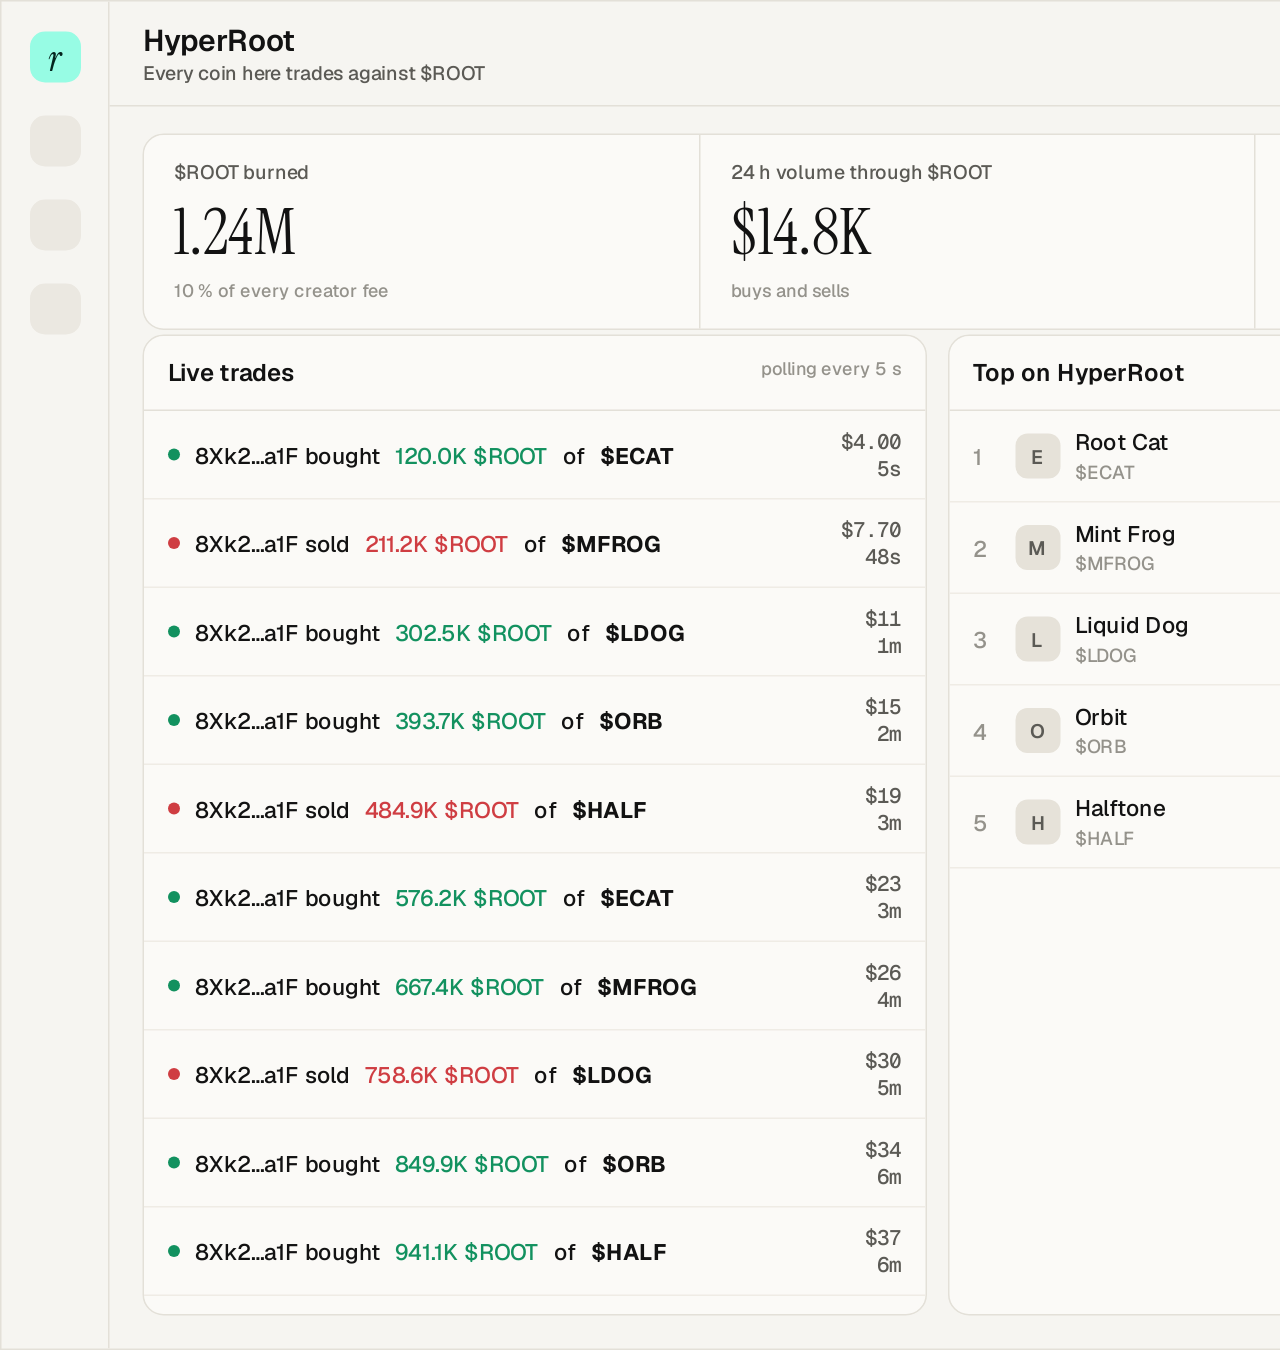
<file: promo/ui.html>
<!doctype html>
<!-- The HyperRoot dashboard and launch sheet, drawn as images for the film's 3D slabs (example data).
     ?part=app (2400x1350) | sheet | sheet2 (840x1350, after Launch). Captured with headless Edge, see README. -->
<html><head><meta charset="utf-8"><style>
  @font-face { font-family: 'Instrument Serif'; src: url(assets/InstrumentSerif-Regular.ttf); font-style: normal; }
  @font-face { font-family: 'Instrument Serif'; src: url(assets/InstrumentSerif-Italic.ttf); font-style: italic; }
  @font-face { font-family: Geist; src: url(assets/Geist-500.woff2); font-weight: 100 900; }
  @font-face { font-family: 'Geist Mono'; src: url(assets/GeistMono-500.woff2); font-weight: 100 900; }
  :root { --ink: #f2f1ec; --t2: #a3a19a; --t3: #6c6a64; --bg: #0a0b0b; --line: #232425; --mint: #97fce4; --acc: #5ef0cf;
    --lbg: #f6f5f1; --lpanel: #fbfaf7; --link: #121212; --lt2: #5b5a55; --lt3: #94928b; --lline: #e3e0d8; --lacc: #0a8f73; --up: #12915f; --dn: #cf3d42; }
  * { box-sizing: border-box; margin: 0; }
  html, body { width: 1920px; height: 1080px; overflow: hidden; background: var(--bg); color: var(--ink); font-family: Geist, sans-serif; }
  .sc { position: absolute; inset: 0; overflow: hidden; will-change: transform, opacity, clip-path; }
  .serif { font-family: 'Instrument Serif', serif; font-weight: 400; letter-spacing: -.01em; }
  .serif i { font-style: italic; color: var(--acc); }
  .mono { font-family: 'Geist Mono', monospace; }
  .w { display: inline-block; will-change: transform, opacity, filter; }
  .kick { font: 500 20px 'Geist Mono'; letter-spacing: .14em; text-transform: uppercase; color: var(--t3); }
  .lede { font-size: 30px; line-height: 1.45; color: var(--t2); max-width: 620px; }
  #grain { position: absolute; inset: -64px; pointer-events: none; opacity: .05; mix-blend-mode: screen; z-index: 50; }
  #frame { position: absolute; inset: 0; z-index: 49; pointer-events: none; }
  .bar { position: absolute; left: 0; right: 0; height: 0; background: #000; z-index: 48; }

  /* 1 roots */
  #s1 svg { position: absolute; inset: 0; }
  #s1 .art { position: absolute; left: 50%; top: 50%; width: 1500px; height: 1500px; margin: -750px 0 0 -750px; background: url(assets/ticker.jpg) center / cover; border-radius: 50%;
    -webkit-mask-image: radial-gradient(circle at 50% 50%, #000 40%, transparent 70%); }
  #s1 h1 { position: absolute; left: 0; right: 0; top: 760px; text-align: center; font-size: 104px; line-height: 1; }

  /* 2 chain */
  #s2 .copy { position: absolute; left: 160px; top: 330px; width: 720px; }
  #s2 h2 { font-size: 92px; line-height: .98; margin: 22px 0 28px; }
  .node { position: absolute; width: 150px; text-align: center; transform: translate(-50%, -50%); }
  .node .disc { width: 128px; height: 128px; margin: 0 auto; border-radius: 50%; border: 1px solid #2c2e2f; background: #111213; display: grid; place-items: center; overflow: hidden; box-shadow: 0 0 0 10px rgba(151,252,228,.02); }
  .node .disc img { width: 64px; height: 64px; border-radius: 14px; }
  .node .disc.seed { border-color: rgba(151,252,228,.5); box-shadow: 0 0 60px rgba(94,240,207,.35); }
  .node .disc.seed img { width: 128px; height: 128px; border-radius: 0; transform: scale(1.35); }
  .node b { display: block; margin-top: 16px; font: 600 26px Geist; } .node small { display: block; font: 500 17px 'Geist Mono'; color: var(--t3); margin-top: 4px; }
  #s2 svg, #s3 svg { position: absolute; inset: 0; overflow: visible; }

  /* 3 split */
  #s3 .copy { position: absolute; left: 160px; top: 300px; width: 640px; }
  #s3 h2 { font-size: 104px; line-height: .96; margin: 22px 0 28px; }
  #feebar { position: absolute; left: 960px; top: 300px; width: 800px; height: 128px; border-radius: 20px; border: 1px solid #2c2e2f; background: #111213; overflow: hidden; }
  #feebar .fill { position: absolute; left: 0; top: 0; bottom: 0; background: #1a1c1d; }
  #feebar .ten { position: absolute; top: 0; bottom: 0; right: 0; width: 10%; background: var(--mint); color: #04241d; display: grid; place-content: center; text-align: center; font: 600 26px Geist; }
  #feebar .ten small { font: 500 15px 'Geist Mono'; display: block; }
  #feebar .ninety { position: absolute; left: 34px; top: 26px; font-size: 54px; } #feebar .ninety small { display: block; font: 500 17px 'Geist Mono'; color: var(--t3); margin-top: 2px; }
  #feebar .split { position: absolute; top: 0; bottom: 0; left: 90%; width: 2px; background: var(--bg); }
  .feelabel { position: absolute; left: 960px; top: 252px; font: 500 18px 'Geist Mono'; letter-spacing: .12em; text-transform: uppercase; color: var(--t3); }
  #burn { position: absolute; left: 1652px; top: 846px; width: 220px; text-align: center; transform: translateX(-50%); }
  #burn b { display: block; font-size: 120px; line-height: 1; } #burn small { font: 500 19px 'Geist Mono'; color: var(--t2); }
  #ember { position: absolute; left: 1652px; top: 790px; width: 30px; height: 30px; margin: -15px; border-radius: 50%; background: var(--mint); box-shadow: 0 0 40px 14px rgba(94,240,207,.5); }

  /* 4 CA */
  #s4 { text-align: center; }
  #s4 h2 { position: absolute; left: 0; right: 0; top: 250px; font-size: 128px; }
  #cabox { position: absolute; left: 50%; top: 520px; transform: translateX(-50%); padding: 34px 48px 30px; border-radius: 22px; border: 1px solid #2c2e2f; background: #0f1011; text-align: left; min-width: 1240px; }
  #cabox small { font: 500 17px 'Geist Mono'; color: var(--t3); letter-spacing: .1em; text-transform: uppercase; }
  #ca { font: 500 50px 'Geist Mono'; letter-spacing: .01em; margin-top: 14px; white-space: nowrap; }
  #ca .end { color: #04241d; background: var(--mint); border-radius: 10px; padding: 0 6px; margin-left: 2px; box-shadow: 0 0 40px rgba(94,240,207,.45); }
  #ca .cur { display: inline-block; width: 3px; height: 54px; background: var(--ink); vertical-align: -10px; margin-left: 6px; }
  #s4 .lede { position: absolute; left: 0; right: 0; top: 760px; margin: 0 auto; text-align: center; max-width: 900px; }

  /* 5 the app (light) */
  #s5 { background: #e9e6df; perspective: 2200px; }
  #app { position: absolute; left: 50%; top: 50%; width: 1600px; height: 900px; margin: -450px 0 0 -800px; background: var(--lbg); color: var(--link); border-radius: 18px; border: 1px solid var(--lline);
    box-shadow: 0 60px 140px rgba(30,25,15,.28), 0 10px 30px rgba(30,25,15,.12); transform-style: preserve-3d; overflow: hidden; }
  #app .rail { position: absolute; left: 0; top: 0; bottom: 0; width: 72px; border-right: 1px solid var(--lline); display: grid; align-content: start; justify-items: center; gap: 22px; padding-top: 20px; }
  #app .rail i { width: 34px; height: 34px; border-radius: 10px; background: #ebe8e1; } #app .rail i.logo { background: var(--mint); display: grid; place-items: center; font: italic 24px 'Instrument Serif'; color: #04241d; font-style: italic; }
  #app .top { position: absolute; left: 72px; right: 0; top: 0; height: 70px; border-bottom: 1px solid var(--lline); display: flex; align-items: center; gap: 14px; padding: 0 22px; }
  #app .top .brand { font: 600 20px Geist; margin-right: auto; } #app .top .brand small { display: block; font: 500 13px Geist; color: var(--lt2); }
  .chip { border: 1px solid var(--lline); border-radius: 10px; padding: 8px 12px; font: 500 14px 'Geist Mono'; color: var(--lt2); background: var(--lpanel); }
  .chip.mint { background: var(--mint); color: #04241d; border-color: transparent; font-family: Geist; font-weight: 600; }
  #app .cnt { position: absolute; left: 94px; right: 22px; top: 88px; display: grid; grid-template-columns: repeat(4, 1fr); border: 1px solid var(--lline); border-radius: 14px; background: var(--lpanel); }
  #app .cnt div { padding: 16px 20px; border-left: 1px solid var(--lline); } #app .cnt div:first-child { border: 0; }
  #app .cnt small { display: block; font: 500 13px Geist; color: var(--lt2); } #app .cnt b { display: block; font: 400 42px 'Instrument Serif'; margin-top: 4px; } #app .cnt em { font: 500 12px Geist; color: var(--lt3); font-style: normal; }
  #app .panels { position: absolute; left: 94px; right: 22px; top: 222px; bottom: 22px; display: grid; grid-template-columns: 1.15fr 1.1fr .95fr; gap: 14px; }
  .pn { border: 1px solid var(--lline); border-radius: 14px; background: var(--lpanel); overflow: hidden; }
  .pn h4 { font: 600 16px Geist; padding: 14px 16px; border-bottom: 1px solid var(--lline); display: flex; justify-content: space-between; } .pn h4 small { font: 500 12px Geist; color: var(--lt3); }
  .row { display: flex; align-items: center; gap: 10px; padding: 11px 16px; border-bottom: 1px solid #efece5; font: 500 15px Geist; }
  .row .d { width: 8px; height: 8px; border-radius: 50%; } .row .r { margin-left: auto; font: 500 14px 'Geist Mono'; color: var(--lt2); text-align: right; }
  .row .ic { width: 30px; height: 30px; border-radius: 8px; background: #e6e2d9; display: grid; place-items: center; font: 600 13px Geist; color: var(--lt2); }
  .row .sfx { color: var(--lacc); font-family: 'Geist Mono'; }
  .exlabel { position: absolute; right: 30px; top: 18px; z-index: 5; font: 500 15px 'Geist Mono'; letter-spacing: .1em; text-transform: uppercase; color: #6d6a62; background: rgba(255,255,255,.8); border: 1px solid #ddd8ce; border-radius: 8px; padding: 6px 10px; }
  #sheet { position: absolute; top: 0; right: 0; bottom: 0; width: 560px; background: var(--lpanel); border-left: 1px solid var(--lline); box-shadow: -30px 0 80px rgba(30,25,15,.16); padding: 26px 30px; }
  #sheet h3 { font: 400 46px 'Instrument Serif'; margin-bottom: 16px; }
  .fld { margin-bottom: 14px; } .fld small { display: block; font: 500 13px Geist; color: var(--lt2); margin-bottom: 6px; }
  .fld div { border: 1px solid var(--lline); border-radius: 10px; padding: 12px 14px; font: 500 17px Geist; background: #fff; }
  .fees { display: flex; gap: 8px; } .fees span { flex: 1; text-align: center; border: 1px solid var(--lline); border-radius: 10px; padding: 11px 0; font: 600 16px Geist; background: #fff; } .fees span.on { background: var(--link); color: #fff; border-color: var(--link); }
  .note { font: 500 14px Geist; color: var(--lt2); margin: 8px 0 18px; } .note b { color: var(--lacc); }
  #go { border-radius: 12px; background: var(--mint); color: #04241d; font: 600 20px Geist; text-align: center; padding: 18px; }

  /* 6 cost */
  #s6 h2 { position: absolute; left: 160px; top: 380px; font-size: 128px; line-height: .95; width: 700px; }
  .tile { position: absolute; width: 400px; height: 190px; border: 1px solid #2c2e2f; border-radius: 20px; background: #101112; padding: 28px 30px; }
  .tile small { font: 500 17px 'Geist Mono'; letter-spacing: .1em; text-transform: uppercase; color: var(--t3); } .tile b { display: block; font: 400 66px 'Instrument Serif'; margin-top: 30px; }
  .tile.hl { border-color: rgba(151,252,228,.5); } .tile.hl b { color: var(--mint); }

  /* 7 end */
  #s7 .seed { position: absolute; left: 50%; top: 330px; width: 330px; height: 330px; margin-left: -165px; }
  #s7 .seed img { width: 100%; height: 100%; }
  #s7 .glow { position: absolute; left: 50%; top: 495px; width: 900px; height: 900px; margin: -450px; border-radius: 50%; background: radial-gradient(circle, rgba(94,240,207,.16), transparent 60%); }
  #s7 h1 { position: absolute; left: 0; right: 0; top: 650px; text-align: center; font-size: 150px; line-height: 1; }
  #s7 .tk { position: absolute; left: 0; right: 0; top: 820px; text-align: center; font: 600 30px 'Geist Mono'; color: var(--mint); letter-spacing: .14em; }
  #s7 .fine { position: absolute; left: 0; right: 0; bottom: 46px; text-align: center; font: 500 22px Geist; color: #8e8c86; }

html, body { width: auto; height: auto; background: transparent; }
body.app #app { position: absolute; left: 0; top: 0; margin: 0; width: 1600px; height: 900px; transform: scale(1.5); transform-origin: 0 0; border-radius: 0; box-shadow: none; }
body.sheet #sheetwrap { position: absolute; left: 0; top: 0; width: 560px; height: 900px; transform: scale(1.5); transform-origin: 0 0; }
body.sheet #sheet { position: absolute; inset: 0; width: auto; box-shadow: none; border: 0; border-radius: 0; }
.sc { position: static; } #grain { display: none; }
#sheet, #app { color: var(--link); }
.exlabel { top: auto !important; bottom: 14px; right: 24px !important; }
</style></head><body>
<div id="appwrap"><div id="app">
    <div class="exlabel">example data</div>
    <div class="rail"><i class="logo">r</i><i></i><i></i><i></i></div>
    <div class="top"><div class="brand">HyperRoot<small>Every coin here trades against $ROOT</small></div><span class="chip">$ROOT · paired with HYPE</span><span class="chip">CA ends in <b style="color:var(--lacc)">root</b></span><span class="chip">Connect</span><span class="chip mint">Launch a coin</span></div>
    <div class="cnt"><div><small>$ROOT burned</small><b>1.24M</b><em>10 % of every creator fee</em></div><div><small>24 h volume through $ROOT</small><b>$14.8K</b><em>buys and sells</em></div><div><small>Coins launched</small><b>6</b><em>each with its create tx</em></div><div><small>$ROOT market cap</small><b>$48.2K</b><em>on pump.fun</em></div></div>
    <div class="panels">
      <div class="pn" id="feed"><h4>Live trades<small>polling every 5 s</small></h4></div>
      <div class="pn" id="top"><h4>Top on HyperRoot<small>by 24 h volume</small></h4></div>
      <div class="pn" id="newest"><h4>Newest<small>CA ends in root</small></h4></div>
    </div>
    </div></div>
<div id="sheetwrap"><div id="sheet"><h3>Launch a coin</h3>
      <div class="fld"><small>Name</small><div id="fname"></div></div>
      <div class="fld"><small>Ticker</small><div id="fsym"></div></div>
      <div class="fld"><small>Creator fee</small><div class="fees"><span>0.5 %</span><span class="on">1 %</span><span>2 %</span><span>3 %</span></div></div>
      <p class="note"><b>90 %</b> yours · <b>10 %</b> burns $ROOT · CA ends in <b>root</b> · ≈0.0073 SOL · no dev buy</p>
      <div id="go">Launch</div>
    </div>
  </div>
<script>
const $ = (id) => document.getElementById(id)
const part = new URLSearchParams(location.search).get('part') || 'app'
document.body.className = part === 'app' ? 'app' : 'sheet'
if (part === 'app') $('sheetwrap').remove(); else $('appwrap').remove()
if (part === 'app') {
// the app's example rows
const FEED = [['bought', '120.0K', 'ECAT', '$4.00', '5s'], ['sold', '211.2K', 'MFROG', '$7.70', '48s'], ['bought', '302.5K', 'LDOG', '$11', '1m'], ['bought', '393.7K', 'ORB', '$15', '2m'], ['sold', '484.9K', 'HALF', '$19', '3m'], ['bought', '576.2K', 'ECAT', '$23', '3m'], ['bought', '667.4K', 'MFROG', '$26', '4m'], ['sold', '758.6K', 'LDOG', '$30', '5m'], ['bought', '849.9K', 'ORB', '$34', '6m'], ['bought', '941.1K', 'HALF', '$37', '6m'], ['bought', '1.03M', 'ECAT', '$41', '7m'], ['sold', '1.12M', 'MFROG', '$45', '8m']]
$('feed').insertAdjacentHTML('beforeend', FEED.map((f) => `<div class="row"><span class="d" style="background:${f[0] === 'bought' ? 'var(--up)' : 'var(--dn)'}"></span>8Xk2…a1F ${f[0]} <span style="color:${f[0] === 'bought' ? 'var(--up)' : 'var(--dn)'}">${f[1]} $ROOT</span> of <b>$${f[2]}</b><span class="r">${f[3]}<br>${f[4]}</span></div>`).join(''))
const TOP = [['E', 'Root Cat', 'ECAT', '$9.3K', '$41.2K'], ['M', 'Mint Frog', 'MFROG', '$4.1K', '$18.9K'], ['L', 'Liquid Dog', 'LDOG', '$1.2K', '$7.3K'], ['O', 'Orbit', 'ORB', '$800', '$5.1K'], ['H', 'Halftone', 'HALF', '$300', '$3.9K']]
$('top').insertAdjacentHTML('beforeend', TOP.map((c, i) => `<div class="row"><span style="width:18px;color:var(--lt3)">${i + 1}</span><span class="ic">${c[0]}</span><span>${c[1]}<br><small style="color:var(--lt3)">$${c[2]}</small></span><span class="r">${c[3]} vol<br>${c[4]} mc</span></div>`).join(''))
const NEW = [['R', 'Root Cat', 'ECAT', 'A6R…', '30m'], ['M', 'Mint Frog', 'MFROG', 'A11K…', '1h'], ['L', 'Liquid Dog', 'LDOG', 'Ab2L…', '2h'], ['O', 'Orbit', 'ORB', 'A63L…', '2h'], ['H', 'Halftone', 'HALF', 'Ab4h…', '3h']]
$('newest').insertAdjacentHTML('beforeend', NEW.map((c) => `<div class="row"><span class="ic">${c[0]}</span><span>${c[1]}<br><small style="color:var(--lt3)">$${c[2]} · ${c[3]}<span class="sfx">root</span></small></span><span class="r">${c[4]} ago</span></div>`).join(''))


}
if (part !== 'app') { $('fname').textContent = 'Root Cat'; $('fsym').textContent = 'RCAT'; if (part === 'sheet2') { $('go').textContent = 'Launched · CA …root'; $('go').style.background = '#0a8f73'; $('go').style.color = '#fff' } }
</script></body></html>
</file>
